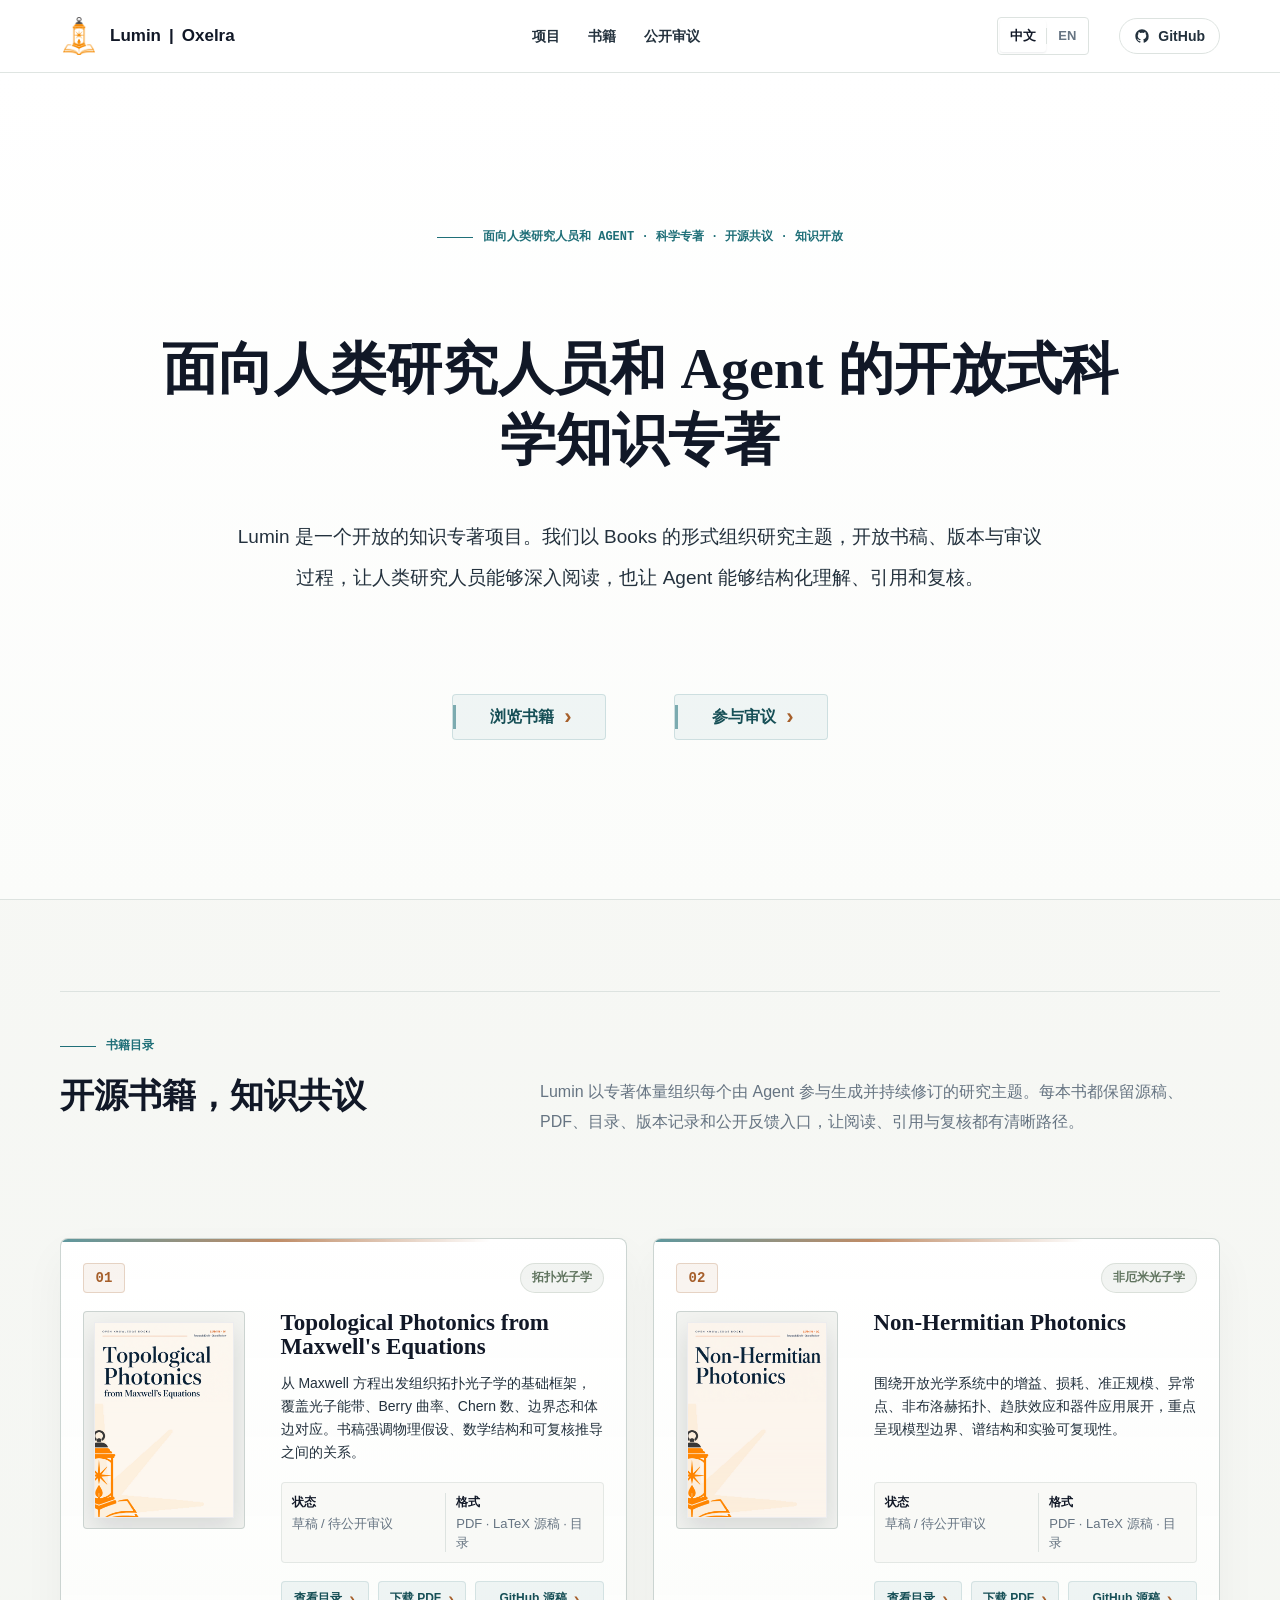
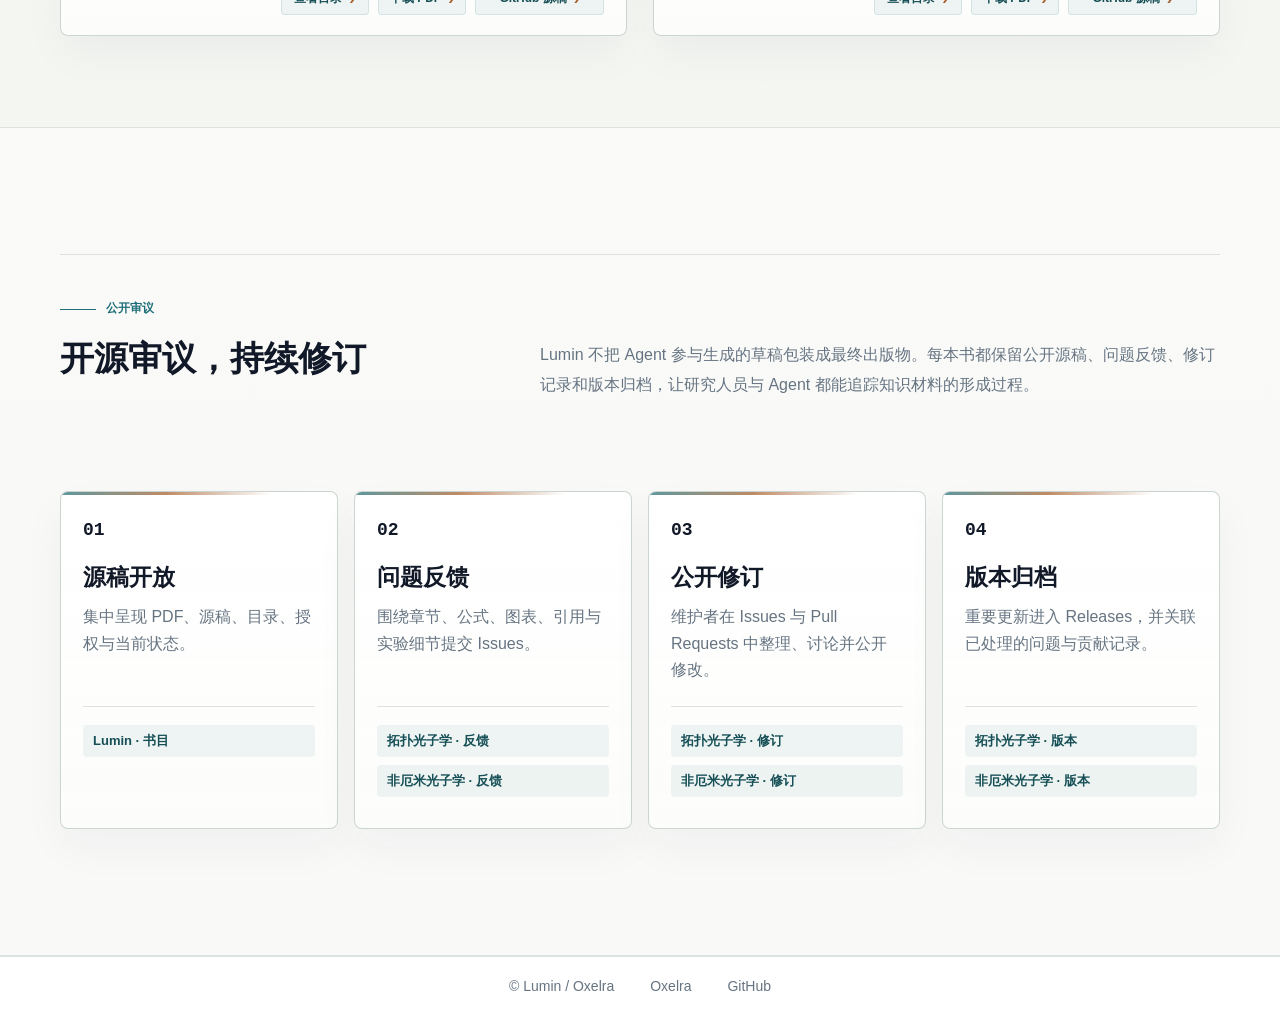
<file: docs/index.html>
<!doctype html>
<html lang="zh-CN" data-language="zh">
  <head>
    <meta charset="utf-8">
    <meta name="viewport" content="width=device-width, initial-scale=1">
    <meta name="description" content="Lumin：面向人类研究人员和 Agent 的开放式科学知识专著。开放源稿，共同审议，持续修订。">
    <title>Lumin | 面向人类研究人员和 Agent 的开放式科学知识专著</title>
    <link rel="icon" type="image/png" sizes="512x512" href="assets/favicon.png">
    <link rel="apple-touch-icon" href="assets/favicon.png">
    <link rel="stylesheet" href="styles.css?v=2026-06-28-header-mark">
  </head>
  <body>
    <header class="site-header">
      <div class="wrapper header-inner">
        <div class="site-mark" aria-label="Lumin 与 Oxelra">
          <a class="site-mark-home" href="#top" aria-label="Lumin 首页">
            <img src="assets/lumin-logo-new.png" alt="" width="1145" height="1374">
            <strong>Lumin</strong>
          </a>
          <span class="site-mark-separator">|</span>
          <a class="site-mark-oxelra" href="https://oxelra.com/" target="_blank" rel="noreferrer">Oxelra</a>
        </div>

        <nav class="site-nav" aria-label="页面导航">
          <a href="#project"><span data-lang="zh">项目</span><span data-lang="en">Project</span></a>
          <a href="#books"><span data-lang="zh">书籍</span><span data-lang="en">Books</span></a>
          <a href="#review"><span data-lang="zh">公开审议</span><span data-lang="en">Open Review</span></a>
        </nav>

        <div class="header-tools">
          <div class="language-switch" aria-label="Language">
            <button type="button" data-lang-option="zh" aria-pressed="true">中文</button>
            <button type="button" data-lang-option="en" aria-pressed="false">EN</button>
          </div>
          <a class="header-link" href="https://github.com/Oxelra-yhy/Lumin" target="_blank" rel="noreferrer"><svg class="header-link__icon" viewBox="0 0 24 24" aria-hidden="true"><path d="M12 2C6.48 2 2 6.59 2 12.25c0 4.53 2.87 8.37 6.84 9.73.5.1.68-.22.68-.49 0-.24-.01-1.05-.01-1.9-2.78.62-3.37-1.22-3.37-1.22-.45-1.18-1.11-1.49-1.11-1.49-.91-.64.07-.63.07-.63 1 .07 1.53 1.06 1.53 1.06.9 1.57 2.36 1.12 2.94.86.09-.67.35-1.12.63-1.38-2.22-.26-4.55-1.14-4.55-5.06 0-1.12.39-2.03 1.03-2.75-.1-.26-.45-1.3.1-2.71 0 0 .84-.28 2.75 1.05A9.34 9.34 0 0 1 12 6.98c.85 0 1.7.12 2.5.35 1.9-1.33 2.74-1.05 2.74-1.05.55 1.41.2 2.45.1 2.71.64.72 1.03 1.63 1.03 2.75 0 3.93-2.34 4.79-4.57 5.05.36.32.68.95.68 1.92 0 1.39-.01 2.5-.01 2.84 0 .27.18.59.69.49A10.13 10.13 0 0 0 22 12.25C22 6.59 17.52 2 12 2Z"/></svg><span>GitHub</span></a>
        </div>
      </div>
    </header>

    <main id="top">
      <section class="hero-section" id="project" aria-labelledby="hero-title">
        <div class="wrapper hero-layout">
          <div class="hero-copy">
            <p class="section-kicker"><span data-lang="zh">面向人类研究人员和 Agent · 科学专著 · 开源共议 · 知识开放</span><span data-lang="en">For Human Researchers and Agents · Scientific Books · Open Review · Open Knowledge</span></p>
            <h1 id="hero-title">
              <span data-lang="zh">面向人类研究人员和 Agent 的开放式科学知识专著</span>
              <span data-lang="en">Open Knowledge Books for Human Researchers and Agents</span>
            </h1>
            <p class="hero-lede">
              <span data-lang="zh">Lumin 是一个开放的知识专著项目。我们以 Books 的形式组织研究主题，开放书稿、版本与审议过程，让人类研究人员能够深入阅读，也让 Agent 能够结构化理解、引用和复核。</span>
              <span data-lang="en">Lumin is an open knowledge book project. We organize research topics as books and open their manuscripts, versions, and review process—supporting deep reading by human researchers and structured understanding, citation, and verification by Agents.</span>
            </p>
            <div class="hero-actions" aria-label="主要入口">
              <a class="button button-primary" href="#books"><span data-lang="zh">浏览书籍</span><span data-lang="en">Browse Books</span></a>
              <a class="button button-secondary" href="#review"><span data-lang="zh">参与审议</span><span data-lang="en">Join Review</span></a>
            </div>
          </div>
        </div>
      </section>

      <section class="books-section" id="books" aria-labelledby="books-title">
        <div class="wrapper">
          <div class="section-heading">
            <p class="section-kicker"><span data-lang="zh">书籍目录</span><span data-lang="en">Catalog</span></p>
            <h2 id="books-title"><span data-lang="zh">开源书籍，知识共议</span><span data-lang="en">Open Books, Shared Review</span></h2>
            <p>
              <span data-lang="zh">Lumin 以专著体量组织每个由 Agent 参与生成并持续修订的研究主题。每本书都保留源稿、PDF、目录、版本记录和公开反馈入口，让阅读、引用与复核都有清晰路径。</span>
              <span data-lang="en">Each book organizes one agent-generated and continuously revised research theme at monograph scale, with source manuscripts, PDFs, tables of contents, versions, and public feedback channels.</span>
            </p>
          </div>

          <div class="book-grid">
            <article class="book-card">
              <div class="book-card-header">
                <span class="book-number">01</span>
                <span class="book-field"><span data-lang="zh">拓扑光子学</span><span data-lang="en">Topological Photonics</span></span>
              </div>
              <div class="book-card-body">
                <a class="book-cover" href="downloads/topological-photonics.pdf" aria-label="打开 Topological Photonics PDF">
                  <img src="assets/covers/topological-photonics.png" alt="Topological Photonics from Maxwell's Equations 书稿封面" width="1054" height="1492" loading="lazy">
                </a>
                <div class="book-card-info">
                  <h3>Topological Photonics from Maxwell's Equations</h3>
                  <p>
                    <span data-lang="zh">从 Maxwell 方程出发组织拓扑光子学的基础框架，覆盖光子能带、Berry 曲率、Chern 数、边界态和体边对应。书稿强调物理假设、数学结构和可复核推导之间的关系。</span>
                    <span data-lang="en">A Maxwell-equation-first account of topological photonics, covering photonic bands, Berry curvature, Chern numbers, edge states, and bulk-boundary correspondence while emphasizing physical assumptions, mathematical structure, and verifiable derivations.</span>
                  </p>
                  <dl class="book-meta">
                    <div><dt><span data-lang="zh">状态</span><span data-lang="en">Status</span></dt><dd><span data-lang="zh">草稿 / 待公开审议</span><span data-lang="en">Draft / Open Review Pending</span></dd></div>
                    <div><dt><span data-lang="zh">格式</span><span data-lang="en">Format</span></dt><dd><span data-lang="zh">PDF · LaTeX 源稿 · 目录</span><span data-lang="en">PDF · LaTeX source · index</span></dd></div>
                  </dl>
                  <div class="book-actions" aria-label="拓扑光子学入口">
                    <a href="books/topological-photonics/"><span data-lang="zh">查看目录</span><span data-lang="en">View Index</span></a>
                    <a href="downloads/topological-photonics.pdf" download="topological-photonics.pdf"><span data-lang="zh">下载 PDF</span><span data-lang="en">Download PDF</span></a>
                    <a href="https://github.com/Oxelra-yhy/Topological-Photonics" target="_blank" rel="noreferrer"><span data-lang="zh">GitHub 源稿</span><span data-lang="en">GitHub Source</span></a>
                  </div>
                </div>
              </div>
            </article>

            <article class="book-card">
              <div class="book-card-header">
                <span class="book-number">02</span>
                <span class="book-field"><span data-lang="zh">非厄米光子学</span><span data-lang="en">Non-Hermitian Photonics</span></span>
              </div>
              <div class="book-card-body">
                <a class="book-cover" href="downloads/non-hermitian-photonics.pdf" aria-label="打开 Non-Hermitian Photonics PDF">
                  <img src="assets/covers/non-hermitian-photonics.png" alt="Non-Hermitian Photonics 书稿封面" width="1054" height="1492" loading="lazy">
                </a>
                <div class="book-card-info">
                  <h3>Non-Hermitian Photonics</h3>
                  <p>
                    <span data-lang="zh">围绕开放光学系统中的增益、损耗、准正规模、异常点、非布洛赫拓扑、趋肤效应和器件应用展开，重点呈现模型边界、谱结构和实验可复现性。</span>
                    <span data-lang="en">A book on open photonic systems, organized around gain, loss, quasinormal modes, exceptional points, non-Bloch topology, skin effects, and device applications, with focus on model boundaries, spectral structure, and experimental reproducibility.</span>
                  </p>
                  <dl class="book-meta">
                    <div><dt><span data-lang="zh">状态</span><span data-lang="en">Status</span></dt><dd><span data-lang="zh">草稿 / 待公开审议</span><span data-lang="en">Draft / Open Review Pending</span></dd></div>
                    <div><dt><span data-lang="zh">格式</span><span data-lang="en">Format</span></dt><dd><span data-lang="zh">PDF · LaTeX 源稿 · 目录</span><span data-lang="en">PDF · LaTeX source · index</span></dd></div>
                  </dl>
                  <div class="book-actions" aria-label="非厄米光子学入口">
                    <a href="books/non-hermitian/"><span data-lang="zh">查看目录</span><span data-lang="en">View Index</span></a>
                    <a href="downloads/non-hermitian-photonics.pdf" download="non-hermitian-photonics.pdf"><span data-lang="zh">下载 PDF</span><span data-lang="en">Download PDF</span></a>
                    <a href="https://github.com/Oxelra-yhy/Non-Hermitian" target="_blank" rel="noreferrer"><span data-lang="zh">GitHub 源稿</span><span data-lang="en">GitHub Source</span></a>
                  </div>
                </div>
              </div>
            </article>
          </div>
        </div>
      </section>

      <section class="review-section" id="review" aria-labelledby="review-title">
        <div class="wrapper review-layout">
          <div class="review-copy">
            <p class="section-kicker"><span data-lang="zh">公开审议</span><span data-lang="en">Open Review</span></p>
            <h2 id="review-title"><span data-lang="zh">开源审议，持续修订</span><span data-lang="en">Open Source, Open Review, Continuous Revision</span></h2>
            <p>
              <span data-lang="zh">Lumin 不把 Agent 参与生成的草稿包装成最终出版物。每本书都保留公开源稿、问题反馈、修订记录和版本归档，让研究人员与 Agent 都能追踪知识材料的形成过程。</span>
              <span data-lang="en">Lumin does not package agent-written drafts as finished publications. Each book keeps its source, feedback, revision history, and releases visible so researchers and Agents can trace how the knowledge material evolves.</span>
            </p>
          </div>

          <div class="revision-grid">
            <article class="revision-card">
              <span>01</span>
              <div>
                <h3><span data-lang="zh">源稿开放</span><span data-lang="en">Open Manuscripts</span></h3>
                <p><span data-lang="zh">集中呈现 PDF、源稿、目录、授权与当前状态。</span><span data-lang="en">Surface PDFs, sources, contents, licenses, and current status in one place.</span></p>
                <div class="revision-card__links">
                  <a href="#books"><span data-lang="zh">Lumin · 书目</span><span data-lang="en">Lumin · Catalog</span></a>
                </div>
              </div>
            </article>
            <article class="revision-card">
              <span>02</span>
              <div>
                <h3><span data-lang="zh">问题反馈</span><span data-lang="en">Issue Feedback</span></h3>
                <p><span data-lang="zh">围绕章节、公式、图表、引用与实验细节提交 Issues。</span><span data-lang="en">File Issues around chapters, equations, figures, references, and experiments.</span></p>
                <div class="revision-card__links">
                  <a href="https://github.com/Oxelra-yhy/Topological-Photonics/issues/new?title=%5BReview%5D%20Topological%20Photonics" target="_blank" rel="noreferrer"><span data-lang="zh">拓扑光子学 · 反馈</span><span data-lang="en">Topological Photonics · Issue</span></a>
                  <a href="https://github.com/Oxelra-yhy/Non-Hermitian/issues/new?title=%5BReview%5D%20Non-Hermitian%20Photonics" target="_blank" rel="noreferrer"><span data-lang="zh">非厄米光子学 · 反馈</span><span data-lang="en">Non-Hermitian Photonics · Issue</span></a>
                </div>
              </div>
            </article>
            <article class="revision-card">
              <span>03</span>
              <div>
                <h3><span data-lang="zh">公开修订</span><span data-lang="en">Public Revision</span></h3>
                <p><span data-lang="zh">维护者在 Issues 与 Pull Requests 中整理、讨论并公开修改。</span><span data-lang="en">Maintainers organize, discuss, and expose changes through Issues and Pull Requests.</span></p>
                <div class="revision-card__links">
                  <a href="https://github.com/Oxelra-yhy/Topological-Photonics/pulls" target="_blank" rel="noreferrer"><span data-lang="zh">拓扑光子学 · 修订</span><span data-lang="en">Topological Photonics · PR</span></a>
                  <a href="https://github.com/Oxelra-yhy/Non-Hermitian/pulls" target="_blank" rel="noreferrer"><span data-lang="zh">非厄米光子学 · 修订</span><span data-lang="en">Non-Hermitian Photonics · PR</span></a>
                </div>
              </div>
            </article>
            <article class="revision-card">
              <span>04</span>
              <div>
                <h3><span data-lang="zh">版本归档</span><span data-lang="en">Versioned Releases</span></h3>
                <p><span data-lang="zh">重要更新进入 Releases，并关联已处理的问题与贡献记录。</span><span data-lang="en">Major updates go to Releases with resolved issues and contribution records.</span></p>
                <div class="revision-card__links">
                  <a href="https://github.com/Oxelra-yhy/Topological-Photonics/releases" target="_blank" rel="noreferrer"><span data-lang="zh">拓扑光子学 · 版本</span><span data-lang="en">Topological Photonics · Release</span></a>
                  <a href="https://github.com/Oxelra-yhy/Non-Hermitian/releases" target="_blank" rel="noreferrer"><span data-lang="zh">非厄米光子学 · 版本</span><span data-lang="en">Non-Hermitian Photonics · Release</span></a>
                </div>
              </div>
            </article>
          </div>
        </div>
      </section>
    </main>

    <footer class="site-footer">
      <div class="wrapper footer-inner">
        <span>© Lumin / Oxelra</span>
        <a href="https://oxelra.com/" target="_blank" rel="noreferrer">Oxelra</a>
        <a href="https://github.com/Oxelra-yhy/Lumin" target="_blank" rel="noreferrer">GitHub</a>
      </div>
    </footer>
    <script src="app.js?v=2026-06-28-cleanup" defer></script>
    <script src="anchor.js?v=2026-06-28-cleanup" defer></script>
  </body>
</html>
</file>
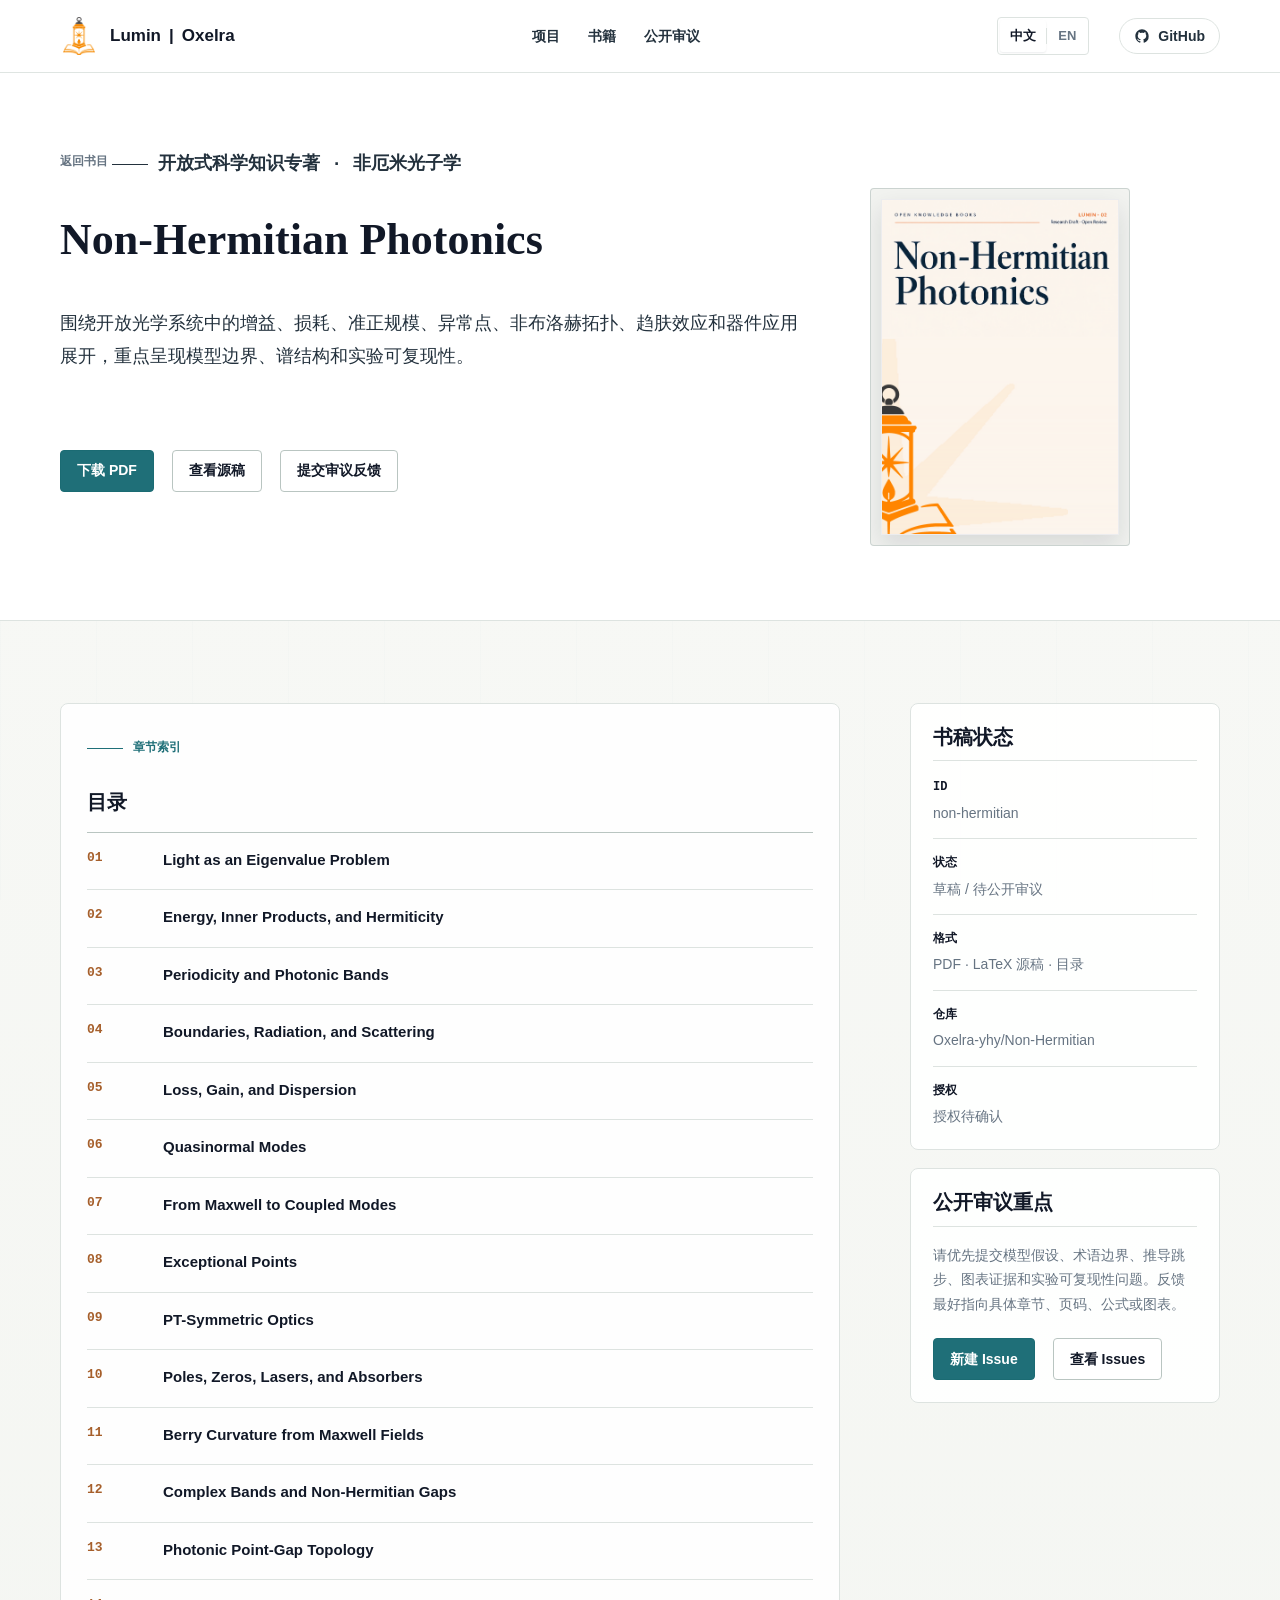
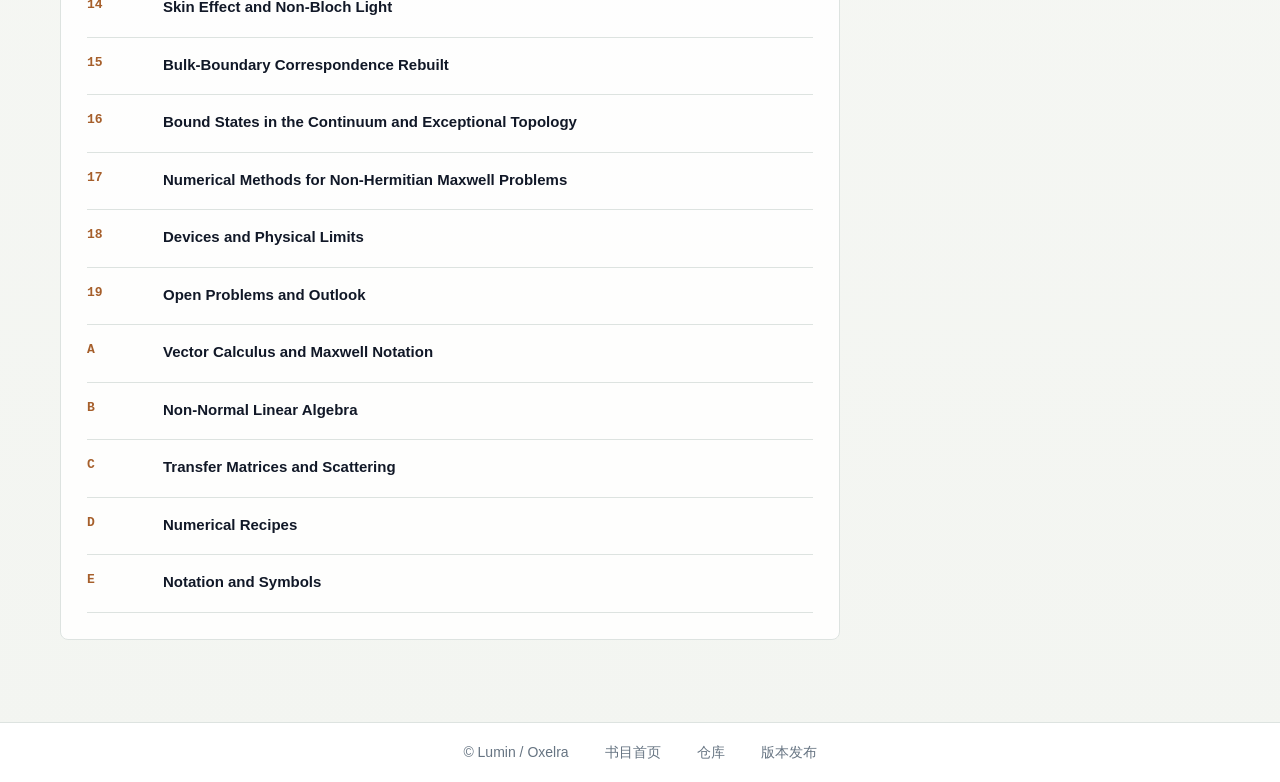
<file: docs/books/non-hermitian/index.html>
<!doctype html>
<html lang="zh-CN" data-language="zh">
  <head>
    <meta charset="utf-8">
    <meta name="viewport" content="width=device-width, initial-scale=1">
    <meta name="description" content="Non-Hermitian Photonics 是 Lumin 收录的开放式科学知识专著。">
    <title>Non-Hermitian Photonics | Lumin</title>
    <link rel="icon" type="image/png" sizes="512x512" href="../../assets/favicon.png">
    <link rel="apple-touch-icon" href="../../assets/favicon.png">
    <link rel="stylesheet" href="../../styles.css?v=2026-06-28-header-mark">
  </head>
  <body>
    <header class="site-header">
      <div class="wrapper header-inner">
        <div class="site-mark" aria-label="Lumin 与 Oxelra">
          <a class="site-mark-home" href="../../" aria-label="Lumin 首页">
            <img src="../../assets/lumin-logo-new.png" alt="" width="1145" height="1374">
            <strong>Lumin</strong>
          </a>
          <span class="site-mark-separator">|</span>
          <a class="site-mark-oxelra" href="https://oxelra.com/" target="_blank" rel="noreferrer">Oxelra</a>
        </div>

        <nav class="site-nav" aria-label="页面导航">
          <a href="../../#project"><span data-lang="zh">项目</span><span data-lang="en">Project</span></a>
          <a href="../../#books"><span data-lang="zh">书籍</span><span data-lang="en">Books</span></a>
          <a href="../../#review"><span data-lang="zh">公开审议</span><span data-lang="en">Open Review</span></a>
        </nav>

        <div class="header-tools">
          <div class="language-switch" aria-label="Language">
            <button type="button" data-lang-option="zh" aria-pressed="true">中文</button>
            <button type="button" data-lang-option="en" aria-pressed="false">EN</button>
          </div>
          <a class="header-link" href="https://github.com/Oxelra-yhy/Non-Hermitian" target="_blank" rel="noreferrer"><svg class="header-link__icon" viewBox="0 0 24 24" aria-hidden="true"><path d="M12 2C6.48 2 2 6.59 2 12.25c0 4.53 2.87 8.37 6.84 9.73.5.1.68-.22.68-.49 0-.24-.01-1.05-.01-1.9-2.78.62-3.37-1.22-3.37-1.22-.45-1.18-1.11-1.49-1.11-1.49-.91-.64.07-.63.07-.63 1 .07 1.53 1.06 1.53 1.06.9 1.57 2.36 1.12 2.94.86.09-.67.35-1.12.63-1.38-2.22-.26-4.55-1.14-4.55-5.06 0-1.12.39-2.03 1.03-2.75-.1-.26-.45-1.3.1-2.71 0 0 .84-.28 2.75 1.05A9.34 9.34 0 0 1 12 6.98c.85 0 1.7.12 2.5.35 1.9-1.33 2.74-1.05 2.74-1.05.55 1.41.2 2.45.1 2.71.64.72 1.03 1.63 1.03 2.75 0 3.93-2.34 4.79-4.57 5.05.36.32.68.95.68 1.92 0 1.39-.01 2.5-.01 2.84 0 .27.18.59.69.49A10.13 10.13 0 0 0 22 12.25C22 6.59 17.52 2 12 2Z"/></svg><span>GitHub</span></a>
        </div>
      </div>
    </header>

    <main>
      <section class="detail-hero">
        <div class="wrapper detail-hero-layout">
          <div class="detail-copy">
            <a class="crumb" href="../../#books"><span data-lang="zh">返回书目</span><span data-lang="en">Back to catalog</span></a>
            <p class="section-kicker"><span data-lang="zh">开放式科学知识专著 · 非厄米光子学</span><span data-lang="en">Open Scientific Knowledge Book · Non-Hermitian Photonics</span></p>
            <h1>Non-Hermitian Photonics</h1>
            <p>
              <span data-lang="zh">围绕开放光学系统中的增益、损耗、准正规模、异常点、非布洛赫拓扑、趋肤效应和器件应用展开，重点呈现模型边界、谱结构和实验可复现性。</span>
              <span data-lang="en">A book on open photonic systems, organized around gain, loss, quasinormal modes, exceptional points, non-Bloch topology, skin effects, and device applications, with focus on model boundaries, spectral structure, and experimental reproducibility.</span>
            </p>
            <div class="detail-actions" aria-label="书籍操作">
              <a class="button button-primary" href="../../downloads/non-hermitian-photonics.pdf" download="non-hermitian-photonics.pdf"><span data-lang="zh">下载 PDF</span><span data-lang="en">Download PDF</span></a>
              <a class="button button-secondary" href="https://github.com/Oxelra-yhy/Non-Hermitian" target="_blank" rel="noreferrer"><span data-lang="zh">查看源稿</span><span data-lang="en">View Source</span></a>
              <a class="button button-secondary" href="https://github.com/Oxelra-yhy/Non-Hermitian/issues/new?title=%5BReview%5D%20Non-Hermitian%20Photonics" target="_blank" rel="noreferrer"><span data-lang="zh">提交审议反馈</span><span data-lang="en">Submit Feedback</span></a>
            </div>
          </div>

          <aside class="detail-cover-panel">
            <a class="book-cover detail-cover" href="../../downloads/non-hermitian-photonics.pdf" aria-label="打开 Non-Hermitian Photonics PDF">
              <img src="../../assets/covers/non-hermitian-photonics.png" alt="Non-Hermitian Photonics 书稿封面" width="1054" height="1492">
            </a>
          </aside>
        </div>
      </section>

      <section class="detail-section">
        <div class="wrapper detail-layout">
          <article class="content-card">
            <p class="section-kicker"><span data-lang="zh">章节索引</span><span data-lang="en">Table of Contents</span></p>
            <h2><span data-lang="zh">目录</span><span data-lang="en">Table of Contents</span></h2>
            <ol class="chapter-list">
              <li><span>01</span><div><strong>Light as an Eigenvalue Problem</strong></div></li>
              <li><span>02</span><div><strong>Energy, Inner Products, and Hermiticity</strong></div></li>
              <li><span>03</span><div><strong>Periodicity and Photonic Bands</strong></div></li>
              <li><span>04</span><div><strong>Boundaries, Radiation, and Scattering</strong></div></li>
              <li><span>05</span><div><strong>Loss, Gain, and Dispersion</strong></div></li>
              <li><span>06</span><div><strong>Quasinormal Modes</strong></div></li>
              <li><span>07</span><div><strong>From Maxwell to Coupled Modes</strong></div></li>
              <li><span>08</span><div><strong>Exceptional Points</strong></div></li>
              <li><span>09</span><div><strong>PT-Symmetric Optics</strong></div></li>
              <li><span>10</span><div><strong>Poles, Zeros, Lasers, and Absorbers</strong></div></li>
              <li><span>11</span><div><strong>Berry Curvature from Maxwell Fields</strong></div></li>
              <li><span>12</span><div><strong>Complex Bands and Non-Hermitian Gaps</strong></div></li>
              <li><span>13</span><div><strong>Photonic Point-Gap Topology</strong></div></li>
              <li><span>14</span><div><strong>Skin Effect and Non-Bloch Light</strong></div></li>
              <li><span>15</span><div><strong>Bulk-Boundary Correspondence Rebuilt</strong></div></li>
              <li><span>16</span><div><strong>Bound States in the Continuum and Exceptional Topology</strong></div></li>
              <li><span>17</span><div><strong>Numerical Methods for Non-Hermitian Maxwell Problems</strong></div></li>
              <li><span>18</span><div><strong>Devices and Physical Limits</strong></div></li>
              <li><span>19</span><div><strong>Open Problems and Outlook</strong></div></li>
              <li><span>A</span><div><strong>Vector Calculus and Maxwell Notation</strong></div></li>
              <li><span>B</span><div><strong>Non-Normal Linear Algebra</strong></div></li>
              <li><span>C</span><div><strong>Transfer Matrices and Scattering</strong></div></li>
              <li><span>D</span><div><strong>Numerical Recipes</strong></div></li>
              <li><span>E</span><div><strong>Notation and Symbols</strong></div></li>
            </ol>
          </article>

          <aside class="detail-sidebar">
            <section class="meta-panel">
              <h2><span data-lang="zh">书稿状态</span><span data-lang="en">Book Status</span></h2>
              <dl class="meta-list">
                <div><dt>ID</dt><dd>non-hermitian</dd></div>
                <div><dt><span data-lang="zh">状态</span><span data-lang="en">Status</span></dt><dd><span data-lang="zh">草稿 / 待公开审议</span><span data-lang="en">Draft / Open Review Pending</span></dd></div>
                <div><dt><span data-lang="zh">格式</span><span data-lang="en">Format</span></dt><dd><span data-lang="zh">PDF · LaTeX 源稿 · 目录</span><span data-lang="en">PDF · LaTeX source · index</span></dd></div>
                <div><dt><span data-lang="zh">仓库</span><span data-lang="en">Repository</span></dt><dd>Oxelra-yhy/Non-Hermitian</dd></div>
                <div><dt><span data-lang="zh">授权</span><span data-lang="en">License</span></dt><dd><span data-lang="zh">授权待确认</span><span data-lang="en">Pending confirmation</span></dd></div>
              </dl>
            </section>
            <section class="review-note">
              <h2><span data-lang="zh">公开审议重点</span><span data-lang="en">Open Review Focus</span></h2>
              <p>
                <span data-lang="zh">请优先提交模型假设、术语边界、推导跳步、图表证据和实验可复现性问题。反馈最好指向具体章节、页码、公式或图表。</span>
                <span data-lang="en">Please prioritize model assumptions, terminology boundaries, skipped derivations, figure evidence, and experimental reproducibility. Feedback is most useful when it points to a chapter, page, equation, or figure.</span>
              </p>
              <div class="detail-actions">
                <a class="button button-primary" href="https://github.com/Oxelra-yhy/Non-Hermitian/issues/new?title=%5BReview%5D%20Non-Hermitian%20Photonics" target="_blank" rel="noreferrer"><span data-lang="zh">新建 Issue</span><span data-lang="en">New Issue</span></a>
                <a class="button button-secondary" href="https://github.com/Oxelra-yhy/Non-Hermitian/issues" target="_blank" rel="noreferrer"><span data-lang="zh">查看 Issues</span><span data-lang="en">View Issues</span></a>
              </div>
            </section>
          </aside>
        </div>
      </section>
    </main>

    <footer class="site-footer">
      <div class="wrapper footer-inner">
        <span>© Lumin / Oxelra</span>
        <a href="../../"><span data-lang="zh">书目首页</span><span data-lang="en">Catalog Home</span></a>
        <a href="https://github.com/Oxelra-yhy/Non-Hermitian" target="_blank" rel="noreferrer"><span data-lang="zh">仓库</span><span data-lang="en">Repository</span></a>
        <a href="https://github.com/Oxelra-yhy/Non-Hermitian/releases" target="_blank" rel="noreferrer"><span data-lang="zh">版本发布</span><span data-lang="en">Releases</span></a>
      </div>
    </footer>
    <script src="../../app.js?v=2026-06-28-cleanup" defer></script>
  </body>
</html>
</file>
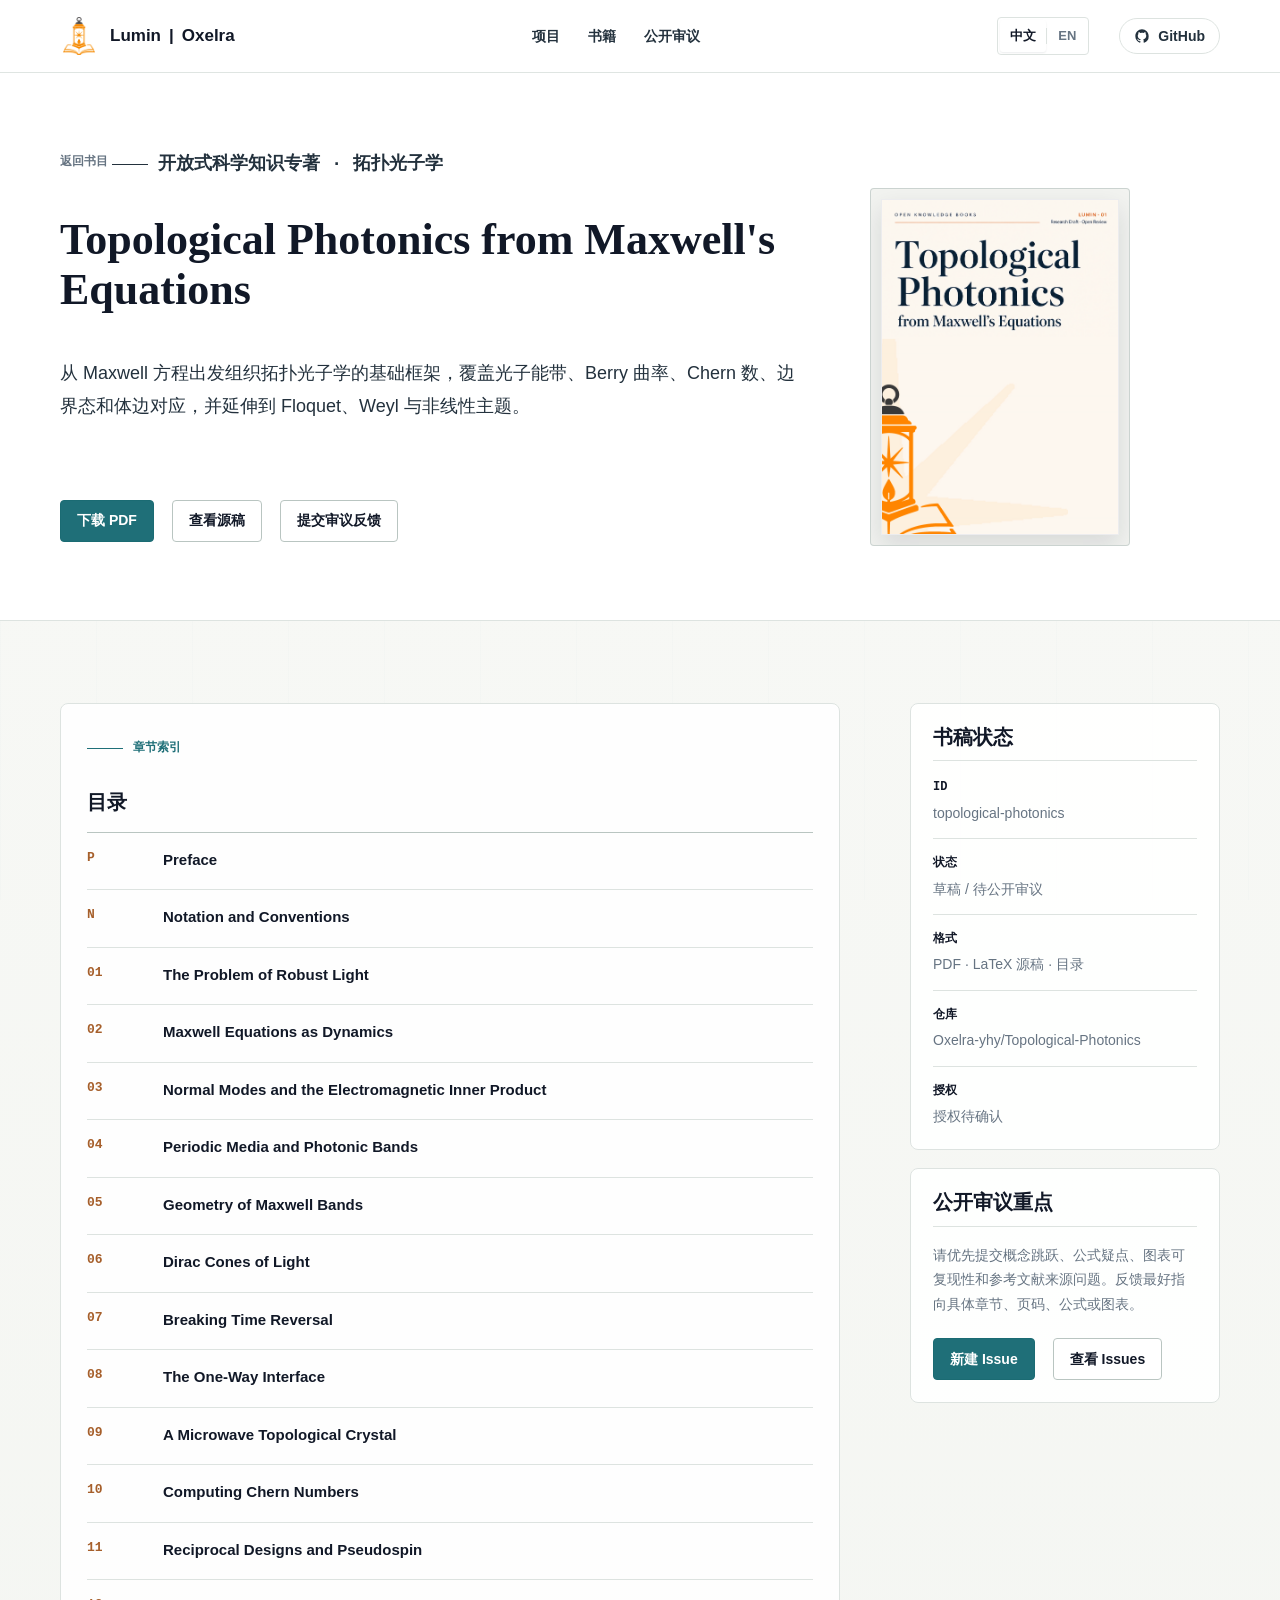
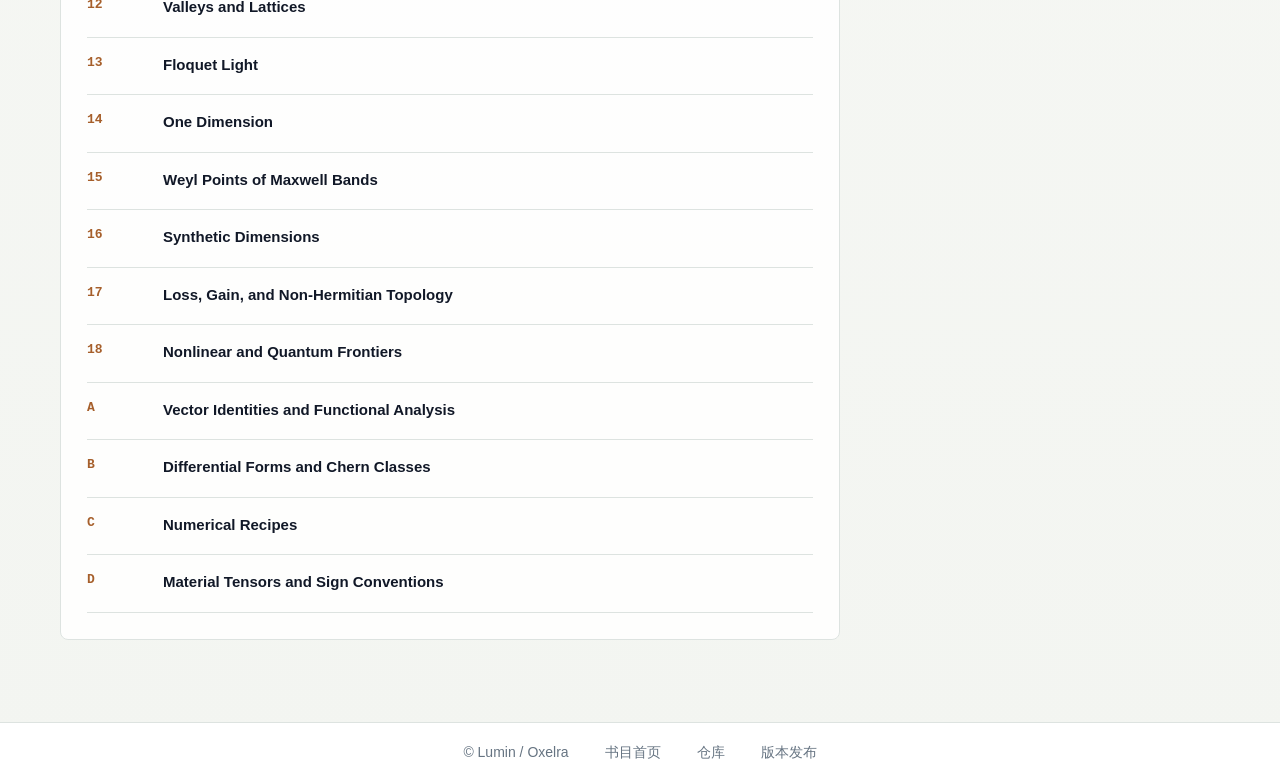
<file: docs/books/topological-photonics/index.html>
<!doctype html>
<html lang="zh-CN" data-language="zh">
  <head>
    <meta charset="utf-8">
    <meta name="viewport" content="width=device-width, initial-scale=1">
    <meta name="description" content="Topological Photonics from Maxwell's Equations 是 Lumin 收录的开放式科学知识专著。">
    <title>Topological Photonics from Maxwell's Equations | Lumin</title>
    <link rel="icon" type="image/png" sizes="512x512" href="../../assets/favicon.png">
    <link rel="apple-touch-icon" href="../../assets/favicon.png">
    <link rel="stylesheet" href="../../styles.css?v=2026-06-28-header-mark">
  </head>
  <body>
    <header class="site-header">
      <div class="wrapper header-inner">
        <div class="site-mark" aria-label="Lumin 与 Oxelra">
          <a class="site-mark-home" href="../../" aria-label="Lumin 首页">
            <img src="../../assets/lumin-logo-new.png" alt="" width="1145" height="1374">
            <strong>Lumin</strong>
          </a>
          <span class="site-mark-separator">|</span>
          <a class="site-mark-oxelra" href="https://oxelra.com/" target="_blank" rel="noreferrer">Oxelra</a>
        </div>

        <nav class="site-nav" aria-label="页面导航">
          <a href="../../#project"><span data-lang="zh">项目</span><span data-lang="en">Project</span></a>
          <a href="../../#books"><span data-lang="zh">书籍</span><span data-lang="en">Books</span></a>
          <a href="../../#review"><span data-lang="zh">公开审议</span><span data-lang="en">Open Review</span></a>
        </nav>

        <div class="header-tools">
          <div class="language-switch" aria-label="Language">
            <button type="button" data-lang-option="zh" aria-pressed="true">中文</button>
            <button type="button" data-lang-option="en" aria-pressed="false">EN</button>
          </div>
          <a class="header-link" href="https://github.com/Oxelra-yhy/Topological-Photonics" target="_blank" rel="noreferrer"><svg class="header-link__icon" viewBox="0 0 24 24" aria-hidden="true"><path d="M12 2C6.48 2 2 6.59 2 12.25c0 4.53 2.87 8.37 6.84 9.73.5.1.68-.22.68-.49 0-.24-.01-1.05-.01-1.9-2.78.62-3.37-1.22-3.37-1.22-.45-1.18-1.11-1.49-1.11-1.49-.91-.64.07-.63.07-.63 1 .07 1.53 1.06 1.53 1.06.9 1.57 2.36 1.12 2.94.86.09-.67.35-1.12.63-1.38-2.22-.26-4.55-1.14-4.55-5.06 0-1.12.39-2.03 1.03-2.75-.1-.26-.45-1.3.1-2.71 0 0 .84-.28 2.75 1.05A9.34 9.34 0 0 1 12 6.98c.85 0 1.7.12 2.5.35 1.9-1.33 2.74-1.05 2.74-1.05.55 1.41.2 2.45.1 2.71.64.72 1.03 1.63 1.03 2.75 0 3.93-2.34 4.79-4.57 5.05.36.32.68.95.68 1.92 0 1.39-.01 2.5-.01 2.84 0 .27.18.59.69.49A10.13 10.13 0 0 0 22 12.25C22 6.59 17.52 2 12 2Z"/></svg><span>GitHub</span></a>
        </div>
      </div>
    </header>

    <main>
      <section class="detail-hero">
        <div class="wrapper detail-hero-layout">
          <div class="detail-copy">
            <a class="crumb" href="../../#books"><span data-lang="zh">返回书目</span><span data-lang="en">Back to catalog</span></a>
            <p class="section-kicker"><span data-lang="zh">开放式科学知识专著 · 拓扑光子学</span><span data-lang="en">Open Scientific Knowledge Book · Topological Photonics</span></p>
            <h1>Topological Photonics from Maxwell's Equations</h1>
            <p>
              <span data-lang="zh">从 Maxwell 方程出发组织拓扑光子学的基础框架，覆盖光子能带、Berry 曲率、Chern 数、边界态和体边对应，并延伸到 Floquet、Weyl 与非线性主题。</span>
              <span data-lang="en">A Maxwell-equation-first introduction to topological photonics, covering photonic bands, Berry curvature, Chern numbers, edge states, and bulk-boundary correspondence, with extensions to Floquet, Weyl, and nonlinear topics.</span>
            </p>
            <div class="detail-actions" aria-label="书籍操作">
              <a class="button button-primary" href="../../downloads/topological-photonics.pdf" download="topological-photonics.pdf"><span data-lang="zh">下载 PDF</span><span data-lang="en">Download PDF</span></a>
              <a class="button button-secondary" href="https://github.com/Oxelra-yhy/Topological-Photonics" target="_blank" rel="noreferrer"><span data-lang="zh">查看源稿</span><span data-lang="en">View Source</span></a>
              <a class="button button-secondary" href="https://github.com/Oxelra-yhy/Topological-Photonics/issues/new?title=%5BReview%5D%20Topological%20Photonics" target="_blank" rel="noreferrer"><span data-lang="zh">提交审议反馈</span><span data-lang="en">Submit Feedback</span></a>
            </div>
          </div>

          <aside class="detail-cover-panel">
            <a class="book-cover detail-cover" href="../../downloads/topological-photonics.pdf" aria-label="打开 Topological Photonics PDF">
              <img src="../../assets/covers/topological-photonics.png" alt="Topological Photonics from Maxwell's Equations 书稿封面" width="1054" height="1492">
            </a>
          </aside>
        </div>
      </section>

      <section class="detail-section">
        <div class="wrapper detail-layout">
          <article class="content-card">
            <p class="section-kicker"><span data-lang="zh">章节索引</span><span data-lang="en">Table of Contents</span></p>
            <h2><span data-lang="zh">目录</span><span data-lang="en">Table of Contents</span></h2>
            <ol class="chapter-list">
              <li><span>P</span><div><strong>Preface</strong></div></li>
              <li><span>N</span><div><strong>Notation and Conventions</strong></div></li>
              <li><span>01</span><div><strong>The Problem of Robust Light</strong></div></li>
              <li><span>02</span><div><strong>Maxwell Equations as Dynamics</strong></div></li>
              <li><span>03</span><div><strong>Normal Modes and the Electromagnetic Inner Product</strong></div></li>
              <li><span>04</span><div><strong>Periodic Media and Photonic Bands</strong></div></li>
              <li><span>05</span><div><strong>Geometry of Maxwell Bands</strong></div></li>
              <li><span>06</span><div><strong>Dirac Cones of Light</strong></div></li>
              <li><span>07</span><div><strong>Breaking Time Reversal</strong></div></li>
              <li><span>08</span><div><strong>The One-Way Interface</strong></div></li>
              <li><span>09</span><div><strong>A Microwave Topological Crystal</strong></div></li>
              <li><span>10</span><div><strong>Computing Chern Numbers</strong></div></li>
              <li><span>11</span><div><strong>Reciprocal Designs and Pseudospin</strong></div></li>
              <li><span>12</span><div><strong>Valleys and Lattices</strong></div></li>
              <li><span>13</span><div><strong>Floquet Light</strong></div></li>
              <li><span>14</span><div><strong>One Dimension</strong></div></li>
              <li><span>15</span><div><strong>Weyl Points of Maxwell Bands</strong></div></li>
              <li><span>16</span><div><strong>Synthetic Dimensions</strong></div></li>
              <li><span>17</span><div><strong>Loss, Gain, and Non-Hermitian Topology</strong></div></li>
              <li><span>18</span><div><strong>Nonlinear and Quantum Frontiers</strong></div></li>
              <li><span>A</span><div><strong>Vector Identities and Functional Analysis</strong></div></li>
              <li><span>B</span><div><strong>Differential Forms and Chern Classes</strong></div></li>
              <li><span>C</span><div><strong>Numerical Recipes</strong></div></li>
              <li><span>D</span><div><strong>Material Tensors and Sign Conventions</strong></div></li>
            </ol>
          </article>

          <aside class="detail-sidebar">
            <section class="meta-panel">
              <h2><span data-lang="zh">书稿状态</span><span data-lang="en">Book Status</span></h2>
              <dl class="meta-list">
                <div><dt>ID</dt><dd>topological-photonics</dd></div>
                <div><dt><span data-lang="zh">状态</span><span data-lang="en">Status</span></dt><dd><span data-lang="zh">草稿 / 待公开审议</span><span data-lang="en">Draft / Open Review Pending</span></dd></div>
                <div><dt><span data-lang="zh">格式</span><span data-lang="en">Format</span></dt><dd><span data-lang="zh">PDF · LaTeX 源稿 · 目录</span><span data-lang="en">PDF · LaTeX source · index</span></dd></div>
                <div><dt><span data-lang="zh">仓库</span><span data-lang="en">Repository</span></dt><dd>Oxelra-yhy/Topological-Photonics</dd></div>
                <div><dt><span data-lang="zh">授权</span><span data-lang="en">License</span></dt><dd><span data-lang="zh">授权待确认</span><span data-lang="en">Pending confirmation</span></dd></div>
              </dl>
            </section>
            <section class="review-note">
              <h2><span data-lang="zh">公开审议重点</span><span data-lang="en">Open Review Focus</span></h2>
              <p>
                <span data-lang="zh">请优先提交概念跳跃、公式疑点、图表可复现性和参考文献来源问题。反馈最好指向具体章节、页码、公式或图表。</span>
                <span data-lang="en">Please prioritize conceptual gaps, derivation questions, figure reproducibility, and reference trails. Feedback is most useful when it points to a chapter, page, equation, or figure.</span>
              </p>
              <div class="detail-actions">
                <a class="button button-primary" href="https://github.com/Oxelra-yhy/Topological-Photonics/issues/new?title=%5BReview%5D%20Topological%20Photonics" target="_blank" rel="noreferrer"><span data-lang="zh">新建 Issue</span><span data-lang="en">New Issue</span></a>
                <a class="button button-secondary" href="https://github.com/Oxelra-yhy/Topological-Photonics/issues" target="_blank" rel="noreferrer"><span data-lang="zh">查看 Issues</span><span data-lang="en">View Issues</span></a>
              </div>
            </section>
          </aside>
        </div>
      </section>
    </main>

    <footer class="site-footer">
      <div class="wrapper footer-inner">
        <span>© Lumin / Oxelra</span>
        <a href="../../"><span data-lang="zh">书目首页</span><span data-lang="en">Catalog Home</span></a>
        <a href="https://github.com/Oxelra-yhy/Topological-Photonics" target="_blank" rel="noreferrer"><span data-lang="zh">仓库</span><span data-lang="en">Repository</span></a>
        <a href="https://github.com/Oxelra-yhy/Topological-Photonics/releases" target="_blank" rel="noreferrer"><span data-lang="zh">版本发布</span><span data-lang="en">Releases</span></a>
      </div>
    </footer>
    <script src="../../app.js?v=2026-06-28-cleanup" defer></script>
  </body>
</html>
</file>
<file: docs/styles.css>
:root {
  --color-page: #f7f8f5;
  --color-paper: #ffffff;
  --color-ink: #111827;
  --color-text: #23313d;
  --color-muted: #667482;
  --color-border: #dde3e0;
  --color-border-strong: #b9c5c1;
  --color-accent: #1f6f78;
  --color-accent-dark: #164f56;
  --color-copper: #a65f2b;
  --color-wine: #8b3f4d;
  --color-sage: #60745f;
  --max-width: 1160px;
  --header-height: 72px;
  --page-height: calc(100svh - var(--header-height));
  --radius-sm: 4px;
  --radius-md: 8px;
  --shadow-subtle: 0 18px 40px rgba(17, 24, 39, 0.07);
  --font-sans: -apple-system, BlinkMacSystemFont, "Segoe UI", "PingFang SC", "Hiragino Sans GB", "Microsoft YaHei", Arial, sans-serif;
  --font-serif: Georgia, "Times New Roman", "Noto Serif SC", "Source Han Serif SC", "Songti SC", serif;
  --font-mono: ui-monospace, "SF Mono", "JetBrains Mono", Consolas, monospace;
}

@media (prefers-reduced-motion: reduce) {
  *,
  *::before,
  *::after {
    animation-duration: 0.01ms !important;
    animation-iteration-count: 1 !important;
    scroll-behavior: auto !important;
    transition-duration: 0.01ms !important;
  }
}

* {
  box-sizing: border-box;
}

html {
  overflow-x: hidden;
  scroll-padding-top: var(--header-height);
  scroll-snap-type: y mandatory;
  scroll-behavior: smooth;
  -webkit-font-smoothing: antialiased;
  -moz-osx-font-smoothing: grayscale;
  text-rendering: optimizeLegibility;
}

body {
  padding-top: var(--header-height);
  margin: 0;
  overflow-x: hidden;
  background:
    linear-gradient(180deg, #fbfcfa 0, var(--color-page) 540px, #f3f5f1 100%);
  color: var(--color-text);
  font-family: var(--font-sans);
  font-size: 16px;
  line-height: 1.7;
}

[data-lang] {
  display: none;
}

.hero-copy h1 [data-lang] {
  display: none;
}

html[data-language="zh"] [data-lang="zh"],
html[data-language="en"] [data-lang="en"] {
  display: inline;
}

html[data-language="zh"] .hero-copy h1 [data-lang="zh"],
html[data-language="en"] .hero-copy h1 [data-lang="en"] {
  display: block;
}

body::before {
  content: "";
  position: fixed;
  z-index: -1;
  inset: 0;
  background-image: linear-gradient(90deg, rgba(31, 111, 120, 0.055) 1px, transparent 1px);
  background-size: 96px 96px;
  opacity: 0.24;
  pointer-events: none;
}

a {
  color: var(--color-accent);
  text-decoration: none;
  text-underline-offset: 4px;
}

a:hover {
  color: var(--color-accent-dark);
  text-decoration: underline;
}

:focus-visible {
  outline: 3px solid rgba(31, 111, 120, 0.28);
  outline-offset: 3px;
}

img {
  max-width: 100%;
  height: auto;
}

h1,
h2,
h3,
p,
dl,
ol {
  margin-top: 0;
}

h1,
h2,
h3 {
  color: var(--color-ink);
  font-family: var(--font-serif);
  font-weight: 700;
  letter-spacing: 0;
  line-height: 1.12;
}

h1 {
  margin-bottom: 42px;
  font-size: 56px;
  line-height: 1.13;
}

h2 {
  margin-bottom: 14px;
  font-size: 34px;
}

html[data-language="en"] .section-heading h2,
html[data-language="en"] .review-copy h2 {
  font-size: 30px;
}

#review-title [data-lang="zh"] {
  word-break: keep-all;
  overflow-wrap: normal;
}

h3 {
  font-size: 23px;
}

.wrapper {
  width: min(100% - 48px, var(--max-width));
  margin: 0 auto;
}

.site-header {
  position: fixed;
  top: 0;
  right: 0;
  left: 0;
  z-index: 10;
  border-bottom: 1px solid rgba(221, 227, 224, 0.92);
  background: rgba(255, 255, 255, 0.9);
  backdrop-filter: blur(14px) saturate(150%);
  -webkit-backdrop-filter: blur(14px) saturate(150%);
}

.header-inner {
  display: grid;
  min-height: var(--header-height);
  grid-template-columns: auto minmax(0, 1fr) auto;
  gap: 22px;
  align-items: center;
}

.site-mark {
  display: inline-flex;
  min-width: 0;
  align-items: center;
  gap: 8px;
  color: var(--color-ink);
}

.site-mark a:hover {
  text-decoration: none;
}

.site-mark-home {
  display: inline-flex;
  min-width: 0;
  align-items: center;
  gap: 12px;
  color: var(--color-ink);
}

.site-mark img {
  width: 38px;
  height: 38px;
  object-fit: contain;
}

.site-mark strong {
  color: var(--color-ink);
  font-size: 17px;
  font-weight: 760;
  line-height: 1.1;
}

.site-mark-separator,
.site-mark-oxelra {
  color: var(--color-ink);
  font-size: 17px;
  font-weight: 760;
  line-height: 1.1;
}

.site-mark-oxelra:hover {
  color: var(--color-accent-dark);
}

.site-nav {
  display: flex;
  justify-content: center;
  gap: 6px;
}

.site-nav a,
.header-link {
  min-height: 36px;
  border-radius: 999px;
  color: var(--color-text);
  font-size: 14px;
  font-weight: 650;
  line-height: 1.2;
}

.site-nav a {
  display: inline-flex;
  align-items: center;
  padding: 8px 11px;
}

.site-nav a:hover,
.header-link:hover {
  background: #eef5f3;
  color: var(--color-accent-dark);
  text-decoration: none;
}

.header-link {
  display: inline-flex;
  align-items: center;
  justify-self: end;
  gap: 8px;
  border: 1px solid var(--color-border);
  padding: 8px 14px;
}

.header-link__icon {
  width: 16px;
  height: 16px;
  flex: 0 0 auto;
  fill: currentColor;
}

.header-tools {
  display: inline-flex;
  align-items: center;
  justify-self: end;
  gap: 30px;
}

.header-tools .header-link {
  justify-self: auto;
}

.language-switch {
  display: inline-flex;
  align-items: center;
  gap: 2px;
  border: 1px solid var(--color-border);
  border-radius: var(--radius-sm);
  background: rgba(255, 255, 255, 0.74);
  padding: 2px;
}

.language-switch button {
  position: relative;
  appearance: none;
  min-height: 32px;
  border: 0;
  border-radius: calc(var(--radius-sm) - 1px);
  background: transparent;
  color: var(--color-muted);
  cursor: pointer;
  font: inherit;
  font-size: 13px;
  font-weight: 760;
  line-height: 1.2;
  padding: 7px 10px;
}

.language-switch button + button::before {
  content: "";
  position: absolute;
  top: 8px;
  bottom: 8px;
  left: -2px;
  width: 1px;
  background: var(--color-border);
}

.language-switch button.is-active {
  background: #fff;
  color: var(--color-ink);
  box-shadow: 0 1px 2px rgba(17, 24, 39, 0.08);
}

.hero-section {
  display: flex;
  min-height: var(--page-height);
  align-items: center;
  border-bottom: 1px solid var(--color-border);
  background: linear-gradient(180deg, #fff 0, #fbfcfa 100%);
  scroll-snap-align: start;
  scroll-snap-stop: always;
}

.hero-layout {
  display: flex;
  width: min(100% - 48px, 1320px);
  justify-content: center;
  padding: 92px 0 104px;
  text-align: center;
}

.hero-copy {
  max-width: 1240px;
  min-width: 0;
}

.hero-copy h1 {
  max-width: 980px;
  margin-right: auto;
  margin-left: auto;
  line-height: 1.26;
}

html[data-language="en"] .hero-copy h1 {
  max-width: 1240px;
}

.section-kicker {
  display: inline-flex;
  gap: 10px;
  align-items: center;
  margin-bottom: 34px;
  color: var(--color-accent);
  font-family: var(--font-mono);
  font-size: 12px;
  font-weight: 800;
  letter-spacing: 0;
  line-height: 1.45;
  text-transform: uppercase;
}

.section-kicker::before {
  content: "";
  width: 36px;
  height: 1px;
  background: currentColor;
}

.hero-copy .section-kicker {
  margin-bottom: 88px;
}

.hero-copy h1 span {
  display: block;
}

.hero-copy h1 span:first-child {
  white-space: normal;
}

.hero-lede {
  max-width: 820px;
  margin-right: auto;
  margin-bottom: 0;
  margin-left: auto;
  color: var(--color-text);
  font-size: 19px;
  line-height: 2.12;
}

.detail-actions {
  display: flex;
  flex-wrap: wrap;
  gap: 18px;
  margin-top: 76px;
}

.hero-actions {
  display: flex;
  flex-wrap: wrap;
  width: fit-content;
  max-width: 100%;
  justify-content: center;
  gap: 68px;
  margin-top: 96px;
  margin-right: auto;
  margin-left: auto;
}

.hero-actions .button {
  min-width: 154px;
  min-height: 46px;
  justify-content: center;
  border-color: rgba(31, 111, 120, 0.16);
  border-radius: var(--radius-sm);
  background: rgba(31, 111, 120, 0.055);
  color: var(--color-accent-dark);
  font-size: 16px;
  font-weight: 800;
  line-height: 1.2;
  padding: 10px 18px 10px 22px;
  box-shadow: none;
}

.hero-actions .button::before {
  content: "";
  position: absolute;
  top: 10px;
  bottom: 10px;
  left: 0;
  width: 3px;
  background: rgba(31, 111, 120, 0.55);
}

.hero-actions .button::after {
  content: "›";
  margin-left: 10px;
  color: var(--color-copper);
  font-family: var(--font-sans);
  font-size: 22px;
  font-weight: 650;
  line-height: 0.8;
  transition:
    color 160ms ease,
    transform 160ms ease;
}

.hero-actions .button:hover {
  border-color: rgba(31, 111, 120, 0.34);
  background: rgba(31, 111, 120, 0.09);
  color: var(--color-accent-dark);
  box-shadow: none;
}

.hero-actions .button:hover::after {
  color: #8c4a20;
  transform: translateX(2px);
}

.detail-actions {
  justify-content: flex-start;
}

.button {
  display: inline-flex;
  position: relative;
  overflow: hidden;
  min-height: 42px;
  align-items: center;
  justify-content: center;
  border: 1px solid var(--color-border-strong);
  border-radius: var(--radius-sm);
  padding: 9px 16px;
  color: var(--color-ink);
  font-size: 14px;
  font-weight: 760;
  line-height: 1.25;
  text-decoration: none;
  transition:
    border-color 180ms ease,
    background-color 180ms ease,
    box-shadow 180ms ease,
    color 180ms ease,
    transform 180ms ease;
}

.button:hover {
  text-decoration: none;
  transform: translateY(-1px);
}

.button-primary {
  border-color: #1b6b73;
  background: var(--color-accent);
  color: #fff;
  box-shadow: none;
}

.button-primary:hover {
  border-color: var(--color-accent-dark);
  background: var(--color-accent-dark);
  color: #fff;
  box-shadow: none;
}

.button-secondary {
  background: rgba(255, 255, 255, 0.82);
  box-shadow: none;
}

.button-secondary:hover {
  border-color: var(--color-accent);
  background: rgba(31, 111, 120, 0.055);
  color: var(--color-accent-dark);
  box-shadow: none;
}

.book-meta div,
.meta-list div {
  border-top: 1px solid var(--color-border);
  padding-top: 14px;
}

.book-meta div:first-child,
.meta-list div:first-child {
  border-top: 0;
  padding-top: 0;
}

.book-meta dt,
.meta-list dt {
  color: var(--color-ink);
  font-family: var(--font-mono);
  font-size: 12px;
  font-weight: 800;
  text-transform: uppercase;
}

.book-meta dd,
.meta-list dd {
  margin: 4px 0 0;
  color: var(--color-muted);
  font-size: 14px;
  line-height: 1.6;
}

.book-card .book-meta dd {
  margin-top: 2px;
  font-size: 13px;
  line-height: 1.42;
}

.books-section,
.review-section,
.hero-section,
.detail-section {
  scroll-margin-top: var(--header-height);
}

.books-section,
.review-section {
  display: flex;
  min-height: var(--page-height);
  align-items: center;
  border-bottom: 1px solid var(--color-border);
  padding: clamp(72px, 9svh, 112px) 0;
  scroll-snap-align: start;
  scroll-snap-stop: always;
}

.detail-section {
  padding: 82px 0;
}

.section-heading,
.review-layout {
  display: grid;
  grid-template-columns: minmax(0, 410px) minmax(0, 1fr);
  column-gap: 70px;
  row-gap: 22px;
  align-items: start;
  border-top: 1px solid var(--color-border);
  padding-top: 46px;
}

.section-heading .section-kicker,
.review-copy .section-kicker,
.section-heading h2,
.review-copy h2 {
  align-self: start;
  margin-bottom: 0;
}

.section-heading .section-kicker,
.section-heading h2,
.section-heading p,
.review-copy .section-kicker,
.review-copy h2,
.review-copy p {
  grid-column: 1;
}

.section-heading {
  margin-bottom: 48px;
}

.books-section .section-heading {
  margin-bottom: 96px;
}

.section-heading p:not(.section-kicker),
.review-copy p:not(.section-kicker) {
  align-self: start;
  grid-column: 2;
  margin-bottom: 5px;
  color: var(--color-muted);
  font-size: 16px;
  line-height: 1.86;
}

.book-grid {
  display: grid;
  grid-template-columns: repeat(2, minmax(0, 1fr));
  gap: 26px;
  margin-top: 14px;
}

.book-card {
  position: relative;
  display: flex;
  min-height: 384px;
  flex-direction: column;
  overflow: hidden;
  border: 1px solid rgba(185, 197, 193, 0.72);
  border-radius: var(--radius-md);
  background:
    linear-gradient(180deg, rgba(255, 255, 255, 0.96) 0%, rgba(252, 253, 251, 0.94) 100%);
  box-shadow: 0 18px 44px rgba(17, 24, 39, 0.045);
  padding: 24px 22px 20px;
  transition:
    border-color 180ms ease,
    box-shadow 180ms ease,
    transform 180ms ease;
}

.book-card::before {
  content: "";
  position: absolute;
  top: 0;
  right: 0;
  left: 0;
  height: 3px;
  background: linear-gradient(90deg, var(--color-accent), var(--color-copper), transparent 76%);
  opacity: 0.72;
}

.book-card:hover {
  border-color: var(--color-border-strong);
  box-shadow: 0 24px 58px rgba(17, 24, 39, 0.075);
  transform: translateY(-2px);
}

.book-card-header {
  display: flex;
  align-items: center;
  justify-content: space-between;
  gap: 14px;
  margin-bottom: 18px;
}

.book-number {
  display: inline-flex;
  min-width: 42px;
  height: 30px;
  align-items: center;
  justify-content: center;
  border: 1px solid rgba(166, 95, 43, 0.22);
  border-radius: var(--radius-sm);
  background: rgba(166, 95, 43, 0.07);
  color: var(--color-copper);
  font-family: var(--font-mono);
  font-size: 14px;
  font-weight: 850;
  line-height: 1;
}

.book-field {
  display: inline-flex;
  min-height: 30px;
  align-items: center;
  border: 1px solid rgba(96, 116, 95, 0.16);
  border-radius: 999px;
  background: rgba(96, 116, 95, 0.08);
  color: var(--color-sage);
  font-size: 12px;
  font-weight: 820;
  line-height: 1.2;
  padding: 6px 11px;
}

.book-card-body {
  display: grid;
  grid-template-columns: minmax(128px, 31%) minmax(0, 1fr);
  gap: 36px;
  align-items: start;
  flex: 1;
}

.book-card-info {
  display: flex;
  min-width: 0;
  height: 100%;
  flex-direction: column;
}

.book-cover {
  display: block;
  overflow: hidden;
  border: 1px solid rgba(185, 197, 193, 0.68);
  border-radius: var(--radius-sm);
  background: #f2f3f0;
  padding: 10px;
}

.book-cover:hover {
  text-decoration: none;
}

.book-cover img {
  display: block;
  width: 100%;
  height: auto;
  border: 1px solid rgba(17, 24, 39, 0.08);
  background: #fff;
  box-shadow: 0 10px 24px rgba(17, 24, 39, 0.12);
  transition: transform 180ms ease;
}

.book-cover:hover img {
  transform: translateY(-2px);
}
.book-card h3 {
  max-width: 520px;
  margin-bottom: 12px;
  min-height: 2.16em;
  font-size: 23px;
  line-height: 1.08;
}

html[data-language="en"] .book-card h3 {
  min-height: 2.2em;
  font-size: 21px;
  line-height: 1.1;
}

.book-card p {
  margin-bottom: 0;
  color: var(--color-text);
  font-size: 14px;
  line-height: 1.64;
}

.book-card-info > p {
  min-height: 6.56em;
}

html[data-language="en"] .book-card-info > p {
  min-height: 9.84em;
}

.book-meta {
  display: grid;
  grid-template-columns: repeat(2, minmax(0, 1fr));
  gap: 6px;
  border: 1px solid rgba(221, 227, 224, 0.76);
  border-radius: var(--radius-sm);
  background: rgba(247, 248, 245, 0.76);
  margin: 18px 0 0;
  padding: 10px;
}

.book-meta div {
  border-top: 0;
  padding-top: 0;
}

.book-meta div + div {
  border-left: 1px solid var(--color-border);
  padding-left: 10px;
}

.book-actions {
  display: grid;
  grid-template-columns: minmax(0, 0.82fr) minmax(0, 0.82fr) minmax(0, 1.2fr);
  gap: 9px;
  margin-top: 18px;
}

.book-actions a {
  display: inline-flex;
  min-height: 34px;
  align-items: center;
  justify-content: center;
  border: 1px solid rgba(31, 111, 120, 0.13);
  border-radius: var(--radius-sm);
  background: rgba(31, 111, 120, 0.065);
  color: var(--color-accent-dark);
  font-size: 12px;
  font-weight: 820;
  line-height: 1.3;
  padding: 7px 7px;
  text-align: center;
  transition:
    background 160ms ease,
    border-color 160ms ease,
    color 160ms ease;
}

.book-actions a::after {
  content: "›";
  flex: 0 0 auto;
  margin-left: 7px;
  color: var(--color-copper);
  font-family: var(--font-sans);
  font-size: 17px;
  font-weight: 650;
  line-height: 0.8;
}

html[data-language="en"] .book-actions a {
  min-height: 38px;
  padding-right: 6px;
  padding-left: 6px;
}

.book-actions a:hover {
  border-color: rgba(31, 111, 120, 0.3);
  background: rgba(31, 111, 120, 0.1);
  color: var(--color-accent);
  text-decoration: none;
}

.review-section {
  flex-direction: column;
  justify-content: center;
  background: rgba(255, 255, 255, 0.48);
}

.review-copy {
  display: contents;
}

.revision-grid {
  display: grid;
  grid-column: 1 / -1;
  grid-template-columns: repeat(4, minmax(0, 1fr));
  gap: 16px;
  margin: 64px 0 0;
  padding: 0;
}

.revision-card {
  position: relative;
  display: flex;
  min-height: 264px;
  flex-direction: column;
  align-items: flex-start;
  overflow: hidden;
  border: 1px solid rgba(185, 197, 193, 0.72);
  border-radius: var(--radius-md);
  background:
    linear-gradient(180deg, rgba(255, 255, 255, 0.96) 0%, rgba(252, 253, 251, 0.94) 100%);
  box-shadow: 0 18px 44px rgba(17, 24, 39, 0.045);
  color: var(--color-text);
  padding: 26px 22px 128px;
  transition:
    border-color 180ms ease,
    box-shadow 180ms ease,
    transform 180ms ease;
}

.revision-card::before {
  content: "";
  position: absolute;
  top: 0;
  right: 0;
  left: 0;
  height: 3px;
  background: linear-gradient(90deg, var(--color-accent), var(--color-copper), transparent 76%);
  opacity: 0.72;
}

.revision-card:hover {
  border-color: var(--color-border-strong);
  box-shadow: 0 24px 58px rgba(17, 24, 39, 0.075);
}

.revision-card > span {
  color: var(--color-ink);
  font-family: var(--font-mono);
  font-size: 18px;
  font-weight: 850;
  line-height: 1.35;
  margin-bottom: 22px;
}

.revision-card > div {
  display: grid;
  min-height: 0;
  flex: 1;
  grid-template-rows: auto 96px auto;
  width: 100%;
}

.revision-card h3 {
  margin-bottom: 12px;
  color: var(--color-ink);
  font-size: 23px;
  line-height: 1.22;
}

html[data-language="en"] .revision-card h3 {
  font-size: 20px;
  line-height: 1.2;
}

.revision-card p {
  margin-bottom: 0;
  color: var(--color-muted);
  line-height: 1.65;
}

.revision-card__links {
  position: absolute;
  top: 214px;
  right: 22px;
  bottom: 22px;
  left: 22px;
  display: grid;
  gap: 8px;
  align-content: start;
  width: auto;
  border-top: 1px solid var(--color-border);
  margin-top: 0;
  padding-top: 18px;
}

.revision-card__links a {
  display: inline-flex;
  min-height: 32px;
  align-items: center;
  justify-content: flex-start;
  border-radius: var(--radius-sm);
  background: rgba(31, 111, 120, 0.07);
  color: var(--color-accent-dark);
  font-size: 13px;
  font-weight: 800;
  line-height: 1.35;
  padding: 7px 10px;
  width: 100%;
}

.revision-card__links a:hover {
  background: rgba(31, 111, 120, 0.12);
  color: var(--color-accent);
  text-decoration: none;
}

.hero-section + .books-section,
.books-section + .review-section {
  margin-top: 0;
}

.site-footer {
  border-top: 1px solid var(--color-border);
  background: #fff;
  color: var(--color-muted);
  font-size: 14px;
  padding: 18px 0;
}

.footer-inner {
  display: flex;
  flex-wrap: wrap;
  align-items: center;
  justify-content: center;
  gap: 14px 36px;
}

.footer-inner a {
  color: var(--color-muted);
}

.detail-hero {
  border-bottom: 1px solid var(--color-border);
  background: #fff;
}

.detail-hero-layout {
  display: grid;
  grid-template-columns: minmax(0, 1fr) 350px;
  gap: 56px;
  align-items: start;
  padding: 74px 0;
}

.crumb {
  display: inline-flex;
  margin-bottom: 28px;
  color: var(--color-muted);
  font-family: var(--font-mono);
  font-size: 12px;
  font-weight: 800;
  text-transform: uppercase;
}

.detail-copy h1 {
  max-width: 820px;
  font-size: 44px;
}

.detail-copy p {
  max-width: 740px;
  color: var(--color-text);
  font-size: 18px;
  line-height: 1.86;
}

.detail-cover-panel {
  display: flex;
  justify-content: flex-start;
  padding-top: 42px;
}

.detail-cover {
  width: min(260px, 100%);
}

.detail-cover img {
  width: 100%;
}

.meta-panel,
.review-note {
  border: 1px solid var(--color-border);
  border-radius: var(--radius-md);
  background: rgba(255, 255, 255, 0.9);
  padding: 22px;
}

.meta-panel h2,
.review-note h2 {
  border-bottom: 1px solid var(--color-border);
  margin-bottom: 16px;
  padding-bottom: 12px;
  font-size: 20px;
}

.content-card h2 {
  margin-bottom: 16px;
  font-size: 20px;
}

.meta-list {
  display: grid;
  gap: 14px;
  margin-bottom: 0;
}

.detail-layout {
  display: grid;
  grid-template-columns: minmax(0, 1fr) 310px;
  gap: 70px;
  align-items: start;
}

.detail-sidebar {
  display: grid;
  gap: 18px;
  position: sticky;
  top: 104px;
}

.content-card {
  border: 1px solid var(--color-border);
  border-radius: var(--radius-md);
  background: rgba(255, 255, 255, 0.86);
  padding: 26px;
}

.chapter-list {
  display: grid;
  gap: 0;
  margin: 18px 0 0;
  padding: 0;
  border-top: 1px solid var(--color-border-strong);
  list-style: none;
}

.chapter-list li {
  display: grid;
  grid-template-columns: 58px minmax(0, 1fr);
  gap: 18px;
  border-bottom: 1px solid var(--color-border);
  padding: 14px 0;
}

.chapter-list span {
  color: var(--color-copper);
  font-family: var(--font-mono);
  font-size: 13px;
  font-weight: 850;
}

.chapter-list strong {
  display: block;
  margin-bottom: 3px;
  color: var(--color-ink);
  font-size: 15px;
  font-weight: 760;
}

.chapter-list p,
.review-note p {
  margin-bottom: 0;
  color: var(--color-muted);
  font-size: 14px;
  line-height: 1.75;
}

.review-note .detail-actions {
  margin-top: 22px;
}

@media (max-width: 960px) {
  :root {
    --header-height: 120px;
  }

  .header-inner {
    grid-template-columns: 1fr auto;
    padding: 12px 0;
  }

  .site-nav {
    grid-column: 1 / -1;
    grid-row: 2;
    justify-content: flex-start;
    overflow-x: auto;
  }

  .header-link {
    grid-column: 2;
    grid-row: 1;
  }

  .header-tools {
    grid-column: 2;
    grid-row: 1;
  }

  .section-heading,
  .review-layout,
  .detail-hero-layout,
  .detail-layout {
    grid-template-columns: 1fr;
    gap: 34px;
  }

  .hero-layout {
    min-height: 0;
    padding: 44px 0;
  }

  .hero-copy h1 span:first-child {
    white-space: normal;
  }

  .section-heading p,
  .review-copy p:not(.section-kicker),
  .revision-grid {
    grid-column: 1;
  }

  .revision-grid {
    grid-template-columns: repeat(2, minmax(0, 1fr));
  }

  .review-copy,
  .review-note,
  .detail-sidebar {
    position: static;
  }

  .book-grid {
    grid-template-columns: 1fr;
  }
}

@media (max-width: 640px) {
  body {
    font-size: 15px;
  }

  .wrapper {
    width: min(100% - 32px, var(--max-width));
  }

  .site-mark small {
    display: none;
  }

  .header-link {
    padding: 8px 11px;
  }

  h1 {
    font-size: 38px;
  }

  h2 {
    font-size: 28px;
  }

  .detail-copy h1 {
    font-size: 34px;
  }

  .hero-lede,
  .detail-copy p {
    font-size: 16px;
  }

  .book-meta {
    grid-template-columns: 1fr;
  }

  .book-meta div + div {
    border-top: 1px solid var(--color-border);
    border-left: 0;
    padding-top: 12px;
    padding-left: 0;
  }

  .book-card,
  .content-card,
  .meta-panel,
  .review-note {
    padding: 18px;
  }

  .book-card-body {
    grid-template-columns: 1fr;
    gap: 22px;
  }

  .book-cover {
    width: min(210px, 72%);
    justify-self: center;
  }

  .book-meta {
    grid-template-columns: 1fr;
  }

  .revision-grid {
    grid-template-columns: 1fr;
  }

  .chapter-list li {
    grid-template-columns: 1fr;
    gap: 8px;
  }

  .revision-card {
    min-height: 0;
  }

  .detail-section {
    padding: 58px 0;
  }

  .books-section,
  .review-section {
    min-height: auto;
    padding: 58px 0;
  }
}
</file>
